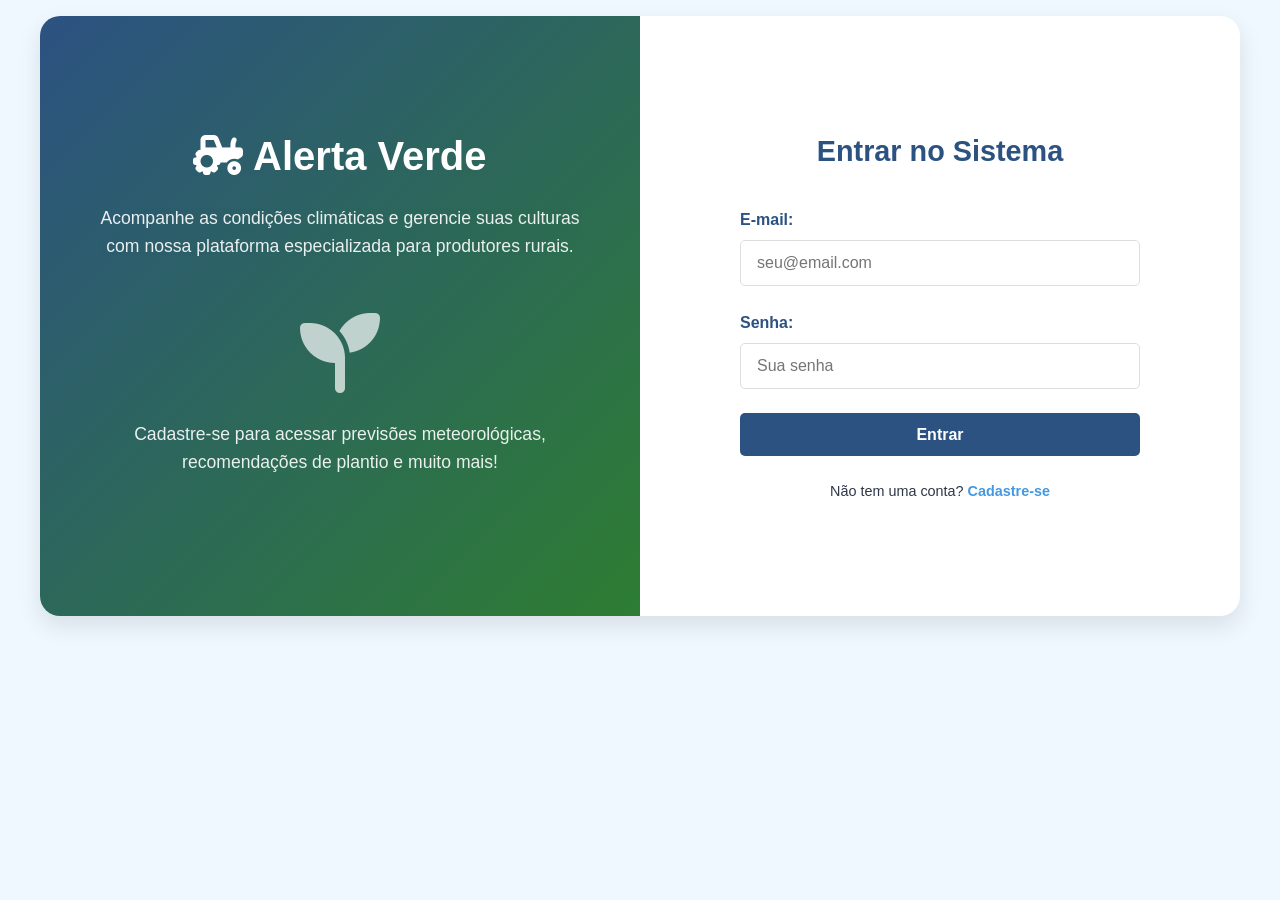
<file: frontend/index.html>
<!DOCTYPE html>
<html lang="pt-BR">
<head>
    <meta charset="UTF-8">
    <meta name="viewport" content="width=device-width, initial-scale=1.0">
    <title>Alerta Verde - Alpha - Sistema de Monitoramento Climático Rural</title>
    <link rel="stylesheet" href="https://cdnjs.cloudflare.com/ajax/libs/font-awesome/6.4.0/css/all.min.css">
    <link rel="stylesheet" href="style.css"> 
</head>
<body>

    <div class="container">
        <div class="auth-container" id="auth-container">
            <div class="auth-welcome">
                <h2><i class="fas fa-tractor"></i> Alerta Verde</h2>
                <p>Acompanhe as condições climáticas e gerencie suas culturas com nossa plataforma especializada para produtores rurais.</p>
                <div style="font-size: 5rem; opacity: 0.7;">
                    <i class="fas fa-seedling"></i>
                </div>
                <p>Cadastre-se para acessar previsões meteorológicas, recomendações de plantio e muito mais!</p>
            </div>
            <div class="auth-form-container">
                <form class="auth-form" id="login-form">
                    <h3>Entrar no Sistema</h3>
                    <div class="form-group">
                        <label for="login-email">E-mail:</label>
                        <input type="email" id="login-email" class="form-control" placeholder="seu@email.com" required>
                    </div>
                    <div class="form-group">
                        <label for="login-password">Senha:</label>
                        <input type="password" id="login-password" class="form-control" placeholder="Sua senha" required>
                    </div>
                    <button type="submit" class="btn btn-primary">Entrar</button>
                    <div class="auth-switch">
                        Não tem uma conta? <a href="#" id="switch-to-register">Cadastre-se</a>
                    </div>
                </form>
                
                <form class="auth-form" id="register-form" style="display: none;">
                    <h3>Criar Conta</h3>
                    <div class="form-group">
                        <label for="register-name">Nome Completo:</label>
                        <input type="text" id="register-name" class="form-control" placeholder="Seu nome completo" required>
                    </div>
                    <div class="form-group">
                        <label for="register-email">E-mail:</label>
                        <input type="email" id="register-email" class="form-control" placeholder="seu@email.com" required>
                    </div>
                    <div class="form-group">
                        <label for="register-password">Senha:</label>
                        <input type="password" id="register-password" class="form-control" placeholder="Mínimo 6 caracteres" minlength="6" required>
                        <div class="password-strength" id="password-strength"></div>
                    </div>
                    <div class="form-group">
                        <label for="register-confirm">Confirmar Senha:</label>
                        <input type="password" id="register-confirm" class="form-control" placeholder="Digite novamente a senha" required>
                        <div class="password-match" id="password-match" style="font-size: 0.8rem; margin-top: 5px;"></div>
                    </div>
                    <button type="submit" class="btn btn-primary" id="register-btn">Cadastrar</button>
                    <div class="auth-switch">
                        Já tem uma conta? <a href="#" id="switch-to-login">Fazer login</a>
                    </div>
                </form>
            </div>
        </div>
        
        <div class="app-content" id="app-content">
            <header>
                <h1><i class="fas fa-seedling"></i> Alerta Verde</h1>
                <p class="subtitle">Acompanhamento meteorológico especializado para produtores rurais</p>
                <div class="user-info">
                    <span class="user-greeting" id="user-greeting">Olá, Usuário!</span>
                    <span id="user-email">usuario@exemplo.com</span>
                    <button class="logout-btn" id="logout-btn">Sair <i class="fas fa-sign-out-alt"></i></button>
                </div>
            </header>
            
            <div class="tabs">
                <button class="tab active" data-tab="clima">Condições Climáticas</button>
                <button class="tab" data-tab="agricultura">Gestão Agrícola</button>
            </div>
            
            <div class="tab-content active" id="clima-content">
                <div class="search-box" role="search">
                    <label for="city-search" class="sr-only">Buscar cidade</label>
                    <input type="text" id="city-search" class="search-input" placeholder="Digite uma cidade..." value="Recife">
                    <button class="search-btn" aria-label="Buscar dados climáticos">
                        <i class="fas fa-search" aria-hidden="true"></i> Buscar
                    </button>
                </div>
                
                <div class="offline-warning" id="offline-warning">
                    <i class="fas fa-wifi"></i> Você está visualizando dados offline.
                </div>
                
                <div class="api-status" id="api-status">
                    <i class="fas fa-sync-alt"></i> Conectado à API OpenWeatherMap
                </div>
                
                <div class="loading" id="loading">
                    <div class="spinner"></div>
                    <p>Carregando dados climáticos...</p>
                </div>
                
                <div class="error-message" id="error-message">
                    <i class="fas fa-exclamation-circle"></i>
                    <p id="error-text">Não foi possível carregar os dados.</p>
                </div>
                
                <div id="weather-content">
                    <div class="current-weather">
                        <div class="weather-desc">
                            <i class="fas fa-cloud-sun weather-icon"></i>
                            <span class="weather-text">Carregando...</span>
                        </div>
                        <div class="temp">--°C</div>
                        
                        <div class="details-grid">
                            <div class="detail-card">
                                <i class="fas fa-tint"></i>
                                <div class="detail-value">--%</div>
                                <div class="detail-label">Umidade</div>
                            </div>
                            <div class="detail-card">
                                <i class="fas fa-wind"></i>
                                <div class="detail-value">-- km/h</div>
                                <div class="detail-label">Vel. Vento</div>
                            </div>
                            <div class="detail-card">
                                <i class="fas fa-compress-alt"></i>
                                <div class="detail-value">-- hPa</div>
                                <div class="detail-label">Pressão</div>
                            </div>
                            <div class="detail-card">
                                <i class="fas fa-eye"></i>
                                <div class="detail-value">-- km</div>
                                <div class="detail-label">Visibilidade</div>
                            </div>
                        </div>
                        
                        <div class="location">
                            <i class="fas fa-map-marker-alt"></i> Carregando localização...
                        </div>
                    </div>
                    
                    <div class="agriculture-alert" id="weather-alert">
                        <i class="fas fa-info-circle"></i>
                        <span id="alert-text">Aguardando dados climáticos...</span>
                    </div>
                    
                    <div class="forecast">
                        <h2 class="forecast-title">Previsão para os próximos 5 dias</h2>
                        <div class="forecast-cards" id="forecast-container"></div>
                    </div>
                </div>
            </div>
            
            <div class="tab-content" id="agricultura-content">
                <div class="agriculture-grid">
                    <div class="crop-form">
                        <h3><i class="fas fa-plus-circle"></i> Cadastrar Nova Cultura</h3>
                        <form id="crop-form">
                            <div class="form-group">
                                <label for="crop-name">Nome da Cultura:</label>
                                <input type="text" id="crop-name" class="form-control" placeholder="Ex: Milho, Feijão, etc." required>
                            </div>
                            
                            <div class="form-group">
                                <label for="crop-type">Tipo de Cultura:</label>
                                <select id="crop-type" class="form-control" required>
                                    <option value="">Selecione o tipo</option>
                                    <option value="grãos">Grãos</option>
                                    <option value="hortaliças">Hortaliças</option>
                                    <option value="frutas">Frutas</option>
                                    <option value="raízes">Raízes e Tubérculos</option>
                                    <option value="outros">Outros</option>
                                </select>
                            </div>
                            
                            <div class="form-group">
                                <label for="planting-date">Data de Plantio:</label>
                                <input type="date" id="planting-date" class="form-control" required>
                            </div>
                            
                            <div class="form-group">
                                <label for="crop-area">Área (m²):</label>
                                <input type="number" id="crop-area" class="form-control" step="1" min="1" placeholder="Ex: 500" required>
                            </div>
                            
                            <button type="submit" class="btn btn-primary">
                                <i class="fas fa-save"></i> Cadastrar Cultura
                            </button>
                        </form>
                    </div>
                    
                    <div class="recommendations">
                        <h3><i class="fas fa-lightbulb"></i> Recomendações Baseadas no Clima</h3>
                        <div id="recommendations-list">
                            <div class="recommendation-card">
                                <h4><i class="fas fa-check-circle"></i> Cultivos Recomendados</h4>
                                <p id="recommended-crops">Aguardando dados climáticos...</p>
                            </div>
                            <div class="recommendation-card">
                                <h4><i class="fas fa-tint"></i> Recomendação de Irrigação</h4>
                                <p id="irrigation-tip">Aguardando dados climáticos...</p>
                            </div>
                            <div class="recommendation-card">
                                <h4><i class="fas fa-calendar-alt"></i> Período Ideal</h4>
                                <p id="planting-period">Aguardando dados climáticos...</p>
                            </div>
                        </div>
                        
                        <div class="crop-list">
                            <h4><i class="fas fa-list"></i> Suas Culturas Cadastradas</h4>
                            <div id="crops-container">
                                <p>Nenhuma cultura cadastrada ainda.</p>
                            </div>
                        </div>
                    </div>
                </div>
            </div>
            
            <footer>
                <p>Dados fornecidos por OpenWeatherMap • Especializado para região de Recife-PE</p>
            </footer>
        </div>
    </div>
    
    <script src="app.js" defer></script>
</body>
</html>
</file>
<file: frontend/style.css>
:root {
    --primary-color: #2c5282;
    --secondary-color: #4299e1;
    --accent-color: #e53e3e;
    --success-color: #38a169;
    --warning-color: #dd6b20;
    --danger-color: #e53e3e;
    --text-color: #2d3748;
    --light-bg: #f0f8ff;
    --card-bg: #ffffff;
    --agriculture-green: #2d7d32;
}

* { margin: 0; padding: 0; box-sizing: border-box; }

body {
    font-family: 'Segoe UI', Tahoma, Geneva, Verdana, sans-serif;
    background-color: var(--light-bg);
    color: var(--text-color);
    line-height: 1.6;
    padding: 1rem;
    min-height: 100vh;
}

.container {
    max-width: 1200px;
    width: 100%;
    margin: 0 auto;
    background: var(--card-bg);
    border-radius: 20px;
    box-shadow: 0 10px 25px rgba(0, 0, 0, 0.1);
    overflow: hidden;
    position: relative;
}

/* Tela de Login/Cadastro */
.auth-container { display: flex; min-height: 600px; }
.auth-welcome {
    flex: 1;
    background: linear-gradient(135deg, var(--primary-color), var(--agriculture-green));
    color: white;
    padding: 3rem;
    display: flex; flex-direction: column; justify-content: center; text-align: center;
}
.auth-welcome h2 { font-size: 2.5rem; margin-bottom: 1rem; }
.auth-welcome p { font-size: 1.1rem; opacity: 0.9; margin-bottom: 2rem; }
.auth-form-container { flex: 1; padding: 3rem; display: flex; flex-direction: column; justify-content: center; }
.auth-form { max-width: 400px; margin: 0 auto; width: 100%; }
.auth-form h3 { text-align: center; margin-bottom: 2rem; color: var(--primary-color); font-size: 1.8rem; }

.form-group { margin-bottom: 1.5rem; }
.form-group label { display: block; margin-bottom: 0.5rem; font-weight: bold; color: var(--primary-color); }
.form-control { width: 100%; padding: 0.8rem 1rem; border: 1px solid #ddd; border-radius: 5px; font-size: 1rem; transition: border 0.3s; }
.form-control:focus { border-color: var(--secondary-color); outline: none; box-shadow: 0 0 0 3px rgba(66, 153, 225, 0.2); }

.password-strength { height: 4px; margin-top: 5px; border-radius: 2px; transition: all 0.3s; }
.strength-0 { width: 20%; background: var(--danger-color); }
.strength-1 { width: 40%; background: var(--danger-color); }
.strength-2 { width: 60%; background: var(--warning-color); }
.strength-3 { width: 80%; background: var(--warning-color); }
.strength-4 { width: 100%; background: var(--success-color); }

.btn { padding: 0.8rem 1.5rem; border: none; border-radius: 5px; cursor: pointer; font-size: 1rem; transition: all 0.3s; font-weight: bold; }
.btn-primary { background: var(--primary-color); color: white; width: 100%; }
.btn-primary:hover { background: #2a4365; transform: translateY(-2px); }
.btn:disabled { background: #ccc; cursor: not-allowed; transform: none; }

.auth-switch { text-align: center; margin-top: 1.5rem; font-size: 0.9rem; }
.auth-switch a { color: var(--secondary-color); text-decoration: none; font-weight: bold; }
.auth-switch a:hover { text-decoration: underline; }

/* Notificações */
.notification { position: fixed; top: 20px; right: 20px; padding: 1rem 1.5rem; border-radius: 5px; color: white; z-index: 1000; box-shadow: 0 5px 15px rgba(0,0,0,0.2); transform: translateX(120%); transition: transform 0.3s ease; }
.notification.show { transform: translateX(0); }
.notification.success { background: var(--success-color); }
.notification.error { background: var(--danger-color); }
.notification.warning { background: var(--warning-color); }

/* Conteúdo principal */
.app-content { display: none; }
header { background: linear-gradient(135deg, var(--primary-color), var(--agriculture-green)); color: white; padding: 1.5rem; text-align: center; position: relative; }
.user-info { position: absolute; right: 1.5rem; top: 50%; transform: translateY(-50%); display: flex; flex-direction: column; align-items: flex-end; gap: 0.3rem; }
.user-info span { font-size: 0.9rem; }
.user-greeting { font-weight: bold; font-size: 0.95rem; }
.logout-btn { background: rgba(255,255,255,0.2); color: white; border: none; padding: 0.3rem 0.8rem; border-radius: 3px; cursor: pointer; font-size: 0.8rem; margin-top: 0.3rem; }
h1 { font-size: 2rem; margin-bottom: 0.5rem; }
.subtitle { font-size: 1rem; opacity: 0.9; }

.tabs { display: flex; background: var(--secondary-color); }
.tab { padding: 1rem 2rem; background: transparent; border: none; color: white; cursor: pointer; transition: background 0.3s; font-size: 1rem; flex: 1; text-align: center; }
.tab.active { background: var(--primary-color); font-weight: bold; }
.tab:hover { background: #2a4365; }
.tab-content { display: none; padding: 2rem; }
.tab-content.active { display: block; }

.search-box { padding: 1.5rem; background: var(--light-bg); display: flex; justify-content: center; margin-bottom: 1rem; }
.search-input { padding: 0.8rem 1.2rem; border: none; border-radius: 50px 0 0 50px; width: 70%; font-size: 1rem; outline: none; border: 1px solid #ddd; }
.search-btn { padding: 0.8rem 1.5rem; border: none; border-radius: 0 50px 50px 0; background: var(--primary-color); color: white; cursor: pointer; transition: background 0.3s; }
.search-btn:hover { background: #2a4365; }

.loading { text-align: center; padding: 2rem; display: none; }
.spinner { border: 4px solid rgba(0, 0, 0, 0.1); border-left: 4px solid var(--primary-color); border-radius: 50%; width: 30px; height: 30px; animation: spin 1s linear infinite; margin: 0 auto 1rem; }
@keyframes spin { 0% { transform: rotate(0deg); } 100% { transform: rotate(360deg); } }

.current-weather { text-align: center; margin-bottom: 2rem; padding-bottom: 2rem; border-bottom: 1px solid #e2e8f0; }
.temp { font-size: 4rem; font-weight: bold; color: var(--accent-color); margin: 1rem 0; }
.weather-desc { font-size: 1.5rem; margin-bottom: 1rem; display: flex; align-items: center; justify-content: center; gap: 0.5rem; }
.weather-icon { font-size: 2rem; }

.details-grid { display: grid; grid-template-columns: repeat(auto-fit, minmax(150px, 1fr)); gap: 1rem; margin-top: 1.5rem; }
.detail-card { background: #f7fafc; padding: 1rem; border-radius: 10px; text-align: center; transition: transform 0.3s; box-shadow: 0 2px 5px rgba(0,0,0,0.05); }
.detail-card:hover { transform: translateY(-5px); box-shadow: 0 5px 15px rgba(0,0,0,0.1); }
.detail-value { font-size: 1.5rem; font-weight: bold; margin: 0.5rem 0; color: var(--primary-color); }
.detail-label { font-size: 0.9rem; color: #718096; }
.location { text-align: center; margin-top: 1rem; font-size: 1.1rem; color: #4a5568; }

.forecast { margin-top: 2rem; }
.forecast-title { text-align: center; margin-bottom: 1rem; color: var(--primary-color); }
.forecast-cards { display: grid; grid-template-columns: repeat(auto-fit, minmax(150px, 1fr)); gap: 1rem; }
.forecast-card { background: #f7fafc; padding: 1rem; border-radius: 10px; text-align: center; transition: transform 0.3s; box-shadow: 0 2px 5px rgba(0,0,0,0.05); }
.forecast-card:hover { transform: translateY(-3px); box-shadow: 0 5px 15px rgba(0,0,0,0.1); }
.forecast-day { font-weight: bold; margin-bottom: 0.5rem; color: var(--primary-color); }
.forecast-date { font-size: 0.8rem; color: #718096; margin-bottom: 0.5rem; }
.forecast-temp { font-size: 1.2rem; color: var(--accent-color); margin: 0.5rem 0; font-weight: bold; }
.forecast-desc { font-size: 0.9rem; color: #4a5568; margin-top: 0.5rem; }
.temp-range { font-size: 0.9rem; color: #718096; }

.error-message { text-align: center; padding: 2rem; color: var(--danger-color); display: none; }

/* Agricultura */
.agriculture-grid { display: grid; grid-template-columns: 1fr 1fr; gap: 2rem; margin-top: 1rem; }
.crop-form, .recommendations { background: #f7fafc; padding: 1.5rem; border-radius: 10px; box-shadow: 0 2px 5px rgba(0,0,0,0.05); }
.recommendation-card { background: white; padding: 1rem; border-radius: 8px; margin-bottom: 1rem; border-left: 4px solid var(--success-color); box-shadow: 0 2px 5px rgba(0,0,0,0.05); }
.crop-list { margin-top: 1rem; }
.crop-item { background: white; padding: 1rem; border-radius: 8px; margin-bottom: 1rem; border-left: 4px solid var(--agriculture-green); box-shadow: 0 2px 5px rgba(0,0,0,0.05); }
.crop-header { display: flex; justify-content: space-between; align-items: center; margin-bottom: 0.5rem; }
.crop-name { font-weight: bold; color: var(--agriculture-green); }
.crop-date { color: #718096; font-size: 0.9rem; }
.crop-details { display: grid; grid-template-columns: repeat(auto-fit, minmax(120px, 1fr)); gap: 0.5rem; margin-top: 0.5rem; }
.crop-detail { background: #f0f8ff; padding: 0.5rem; border-radius: 5px; text-align: center; }

.agriculture-alert { background: #fff3cd; border-left: 4px solid var(--warning-color); padding: 1rem; border-radius: 5px; margin-bottom: 1rem; }
.alert-danger { background: #fed7d7; border-left-color: var(--danger-color); }
.alert-success { background: #c6f6d5; border-left-color: var(--success-color); }

.api-status { text-align: center; padding: 0.5rem; background: #e6fffa; border-radius: 5px; margin-bottom: 1rem; font-size: 0.9rem; }
.offline-warning { background: #fff3cd; border-left: 4px solid var(--warning-color); padding: 0.5rem 1rem; border-radius: 5px; margin: 1rem 0; display: none; }

footer { text-align: center; padding: 1.5rem; background: #edf2f7; color: #718096; font-size: 0.9rem; }

@media (max-width: 768px) {
    .auth-container { flex-direction: column; }
    .agriculture-grid { grid-template-columns: 1fr; }
    .tabs { flex-direction: column; }
    .tab { padding: 0.8rem 1rem; }
    .temp { font-size: 3rem; }
    .search-input { width: 60%; }
    .details-grid { grid-template-columns: 1fr 1fr; }
    .forecast-cards { grid-template-columns: repeat(auto-fit, minmax(120px, 1fr)); }
    .user-info { position: static; transform: none; justify-content: center; align-items: center; margin-top: 1rem; }
}

.sr-only { position: absolute; width: 1px; height: 1px; padding: 0; margin: -1px; overflow: hidden; clip: rect(0, 0, 0, 0); white-space: nowrap; border: 0; }
</file>
